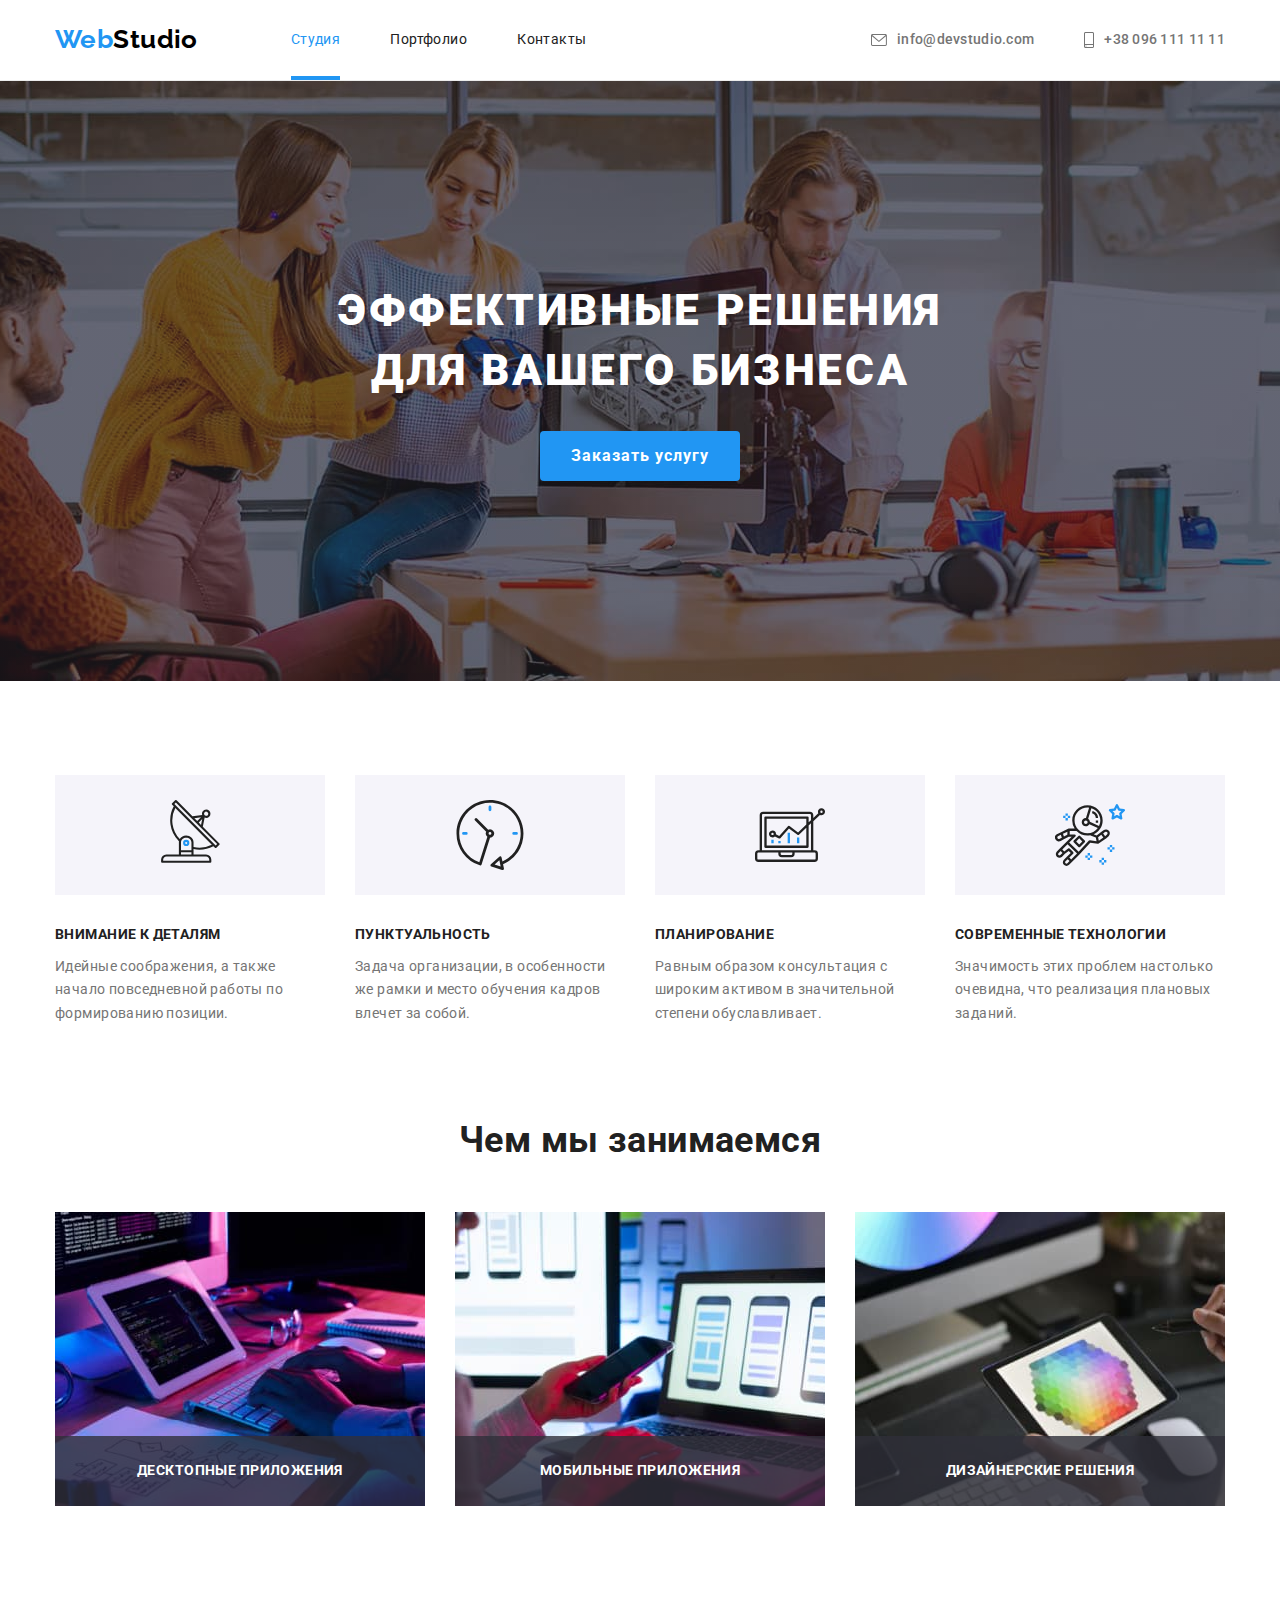
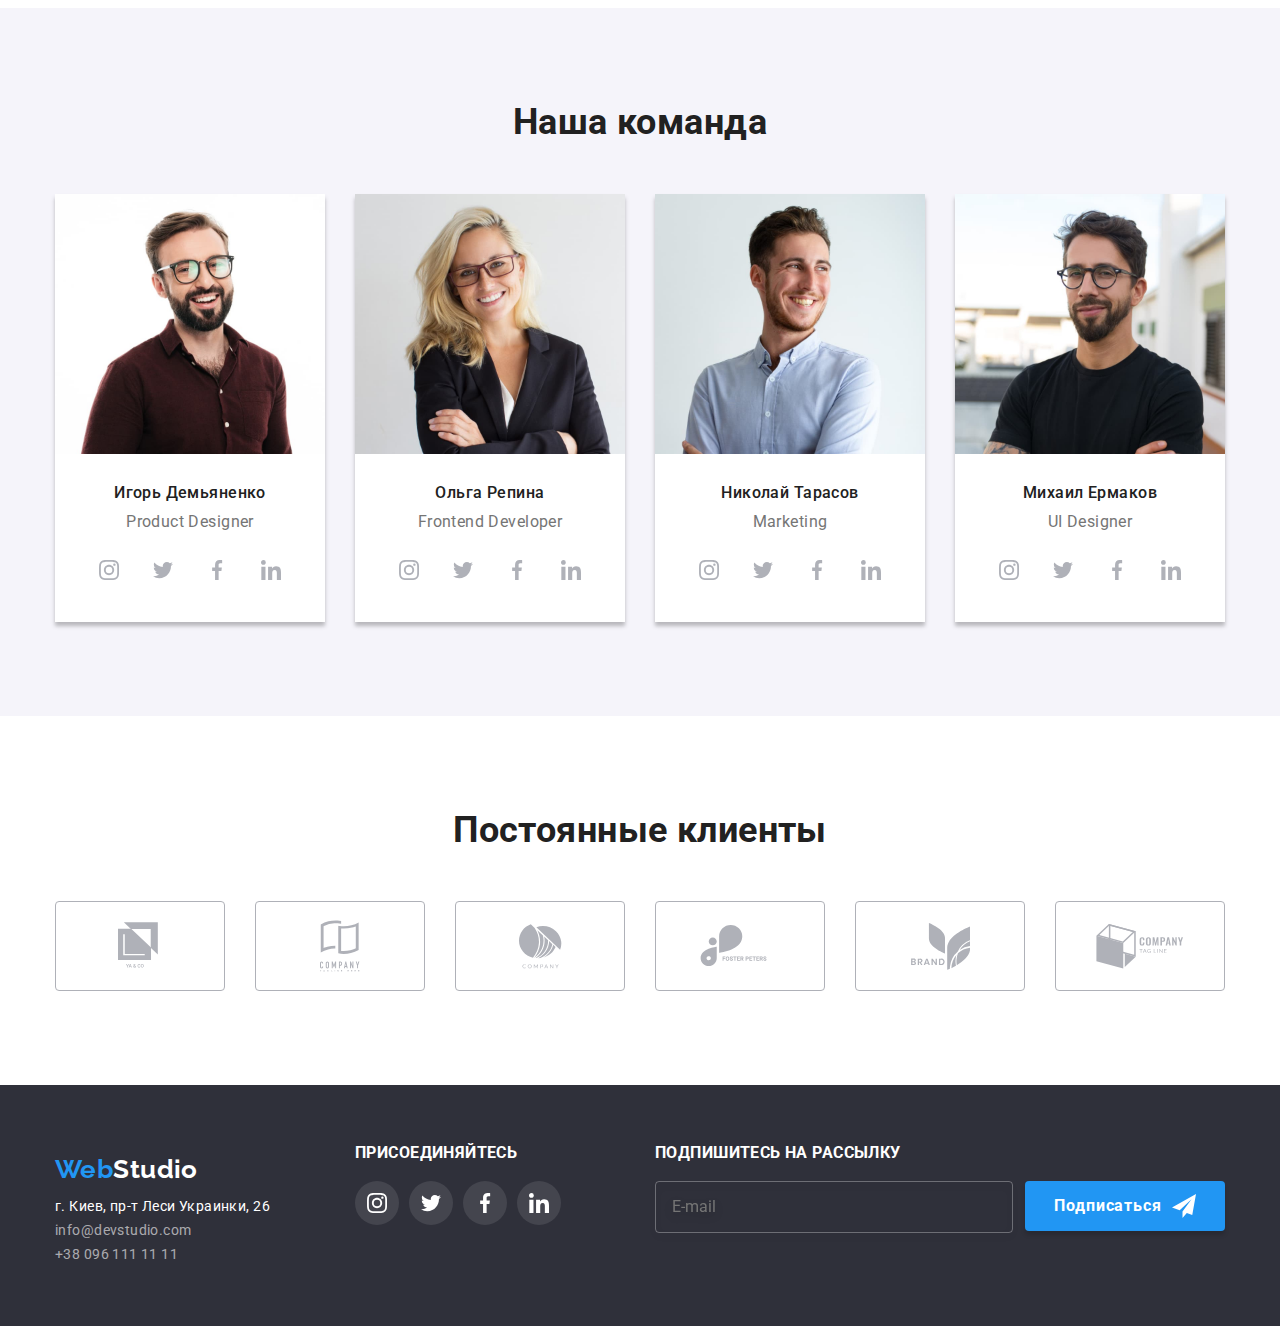
<file: index.html>
<!DOCTYPE html>
<html lang="ru">

<head>
    <meta charset="UTF-8">
    <meta http-equiv="X-UA-Compatible" content="IE=edge">
    <meta name="viewport" content="width=device-width, initial-scale=1.0">
    <title>Document</title>
    <link rel="stylesheet" href="https://cdnjs.cloudflare.com/ajax/libs/modern-normalize/0.2.0/modern-normalize.min.css" />
    <link rel="stylesheet" href="./css/main.min.css">
    <link rel="preconnect" href="https://fonts.gstatic.com">
    <link
        href="https://fonts.googleapis.com/css2?family=Oleo+Script&family=Raleway:wght@700&family=Roboto:wght@400;500;700&display=swap"
        rel="stylesheet">
</head>

<body>
    
    <header class="page-header">
        <div class="container">
            <nav class="navigation">
                <a class="link" href="./index.html">
                    <span class="logo-web">Web</span><span class="logo-studio">Studio</span>
                </a>

                <ul class="list navigation__list">
                    <li class="item navigation__item">
                        <a class="link navigation__link--current" href="./index.html">Студия</a>
                    </li>
                    <li class="item navigation__item">
                        <a class="link navigation__link" href="./portfolio.html">Портфолио</a>
                    </li>
                    <li class="item navigation__item">
                        <a class="link navigation__link" href="">Контакты</a>
                    </li>
                </ul>
            

                <ul class="list navigation-contacts__list">
                    <li class="item">
                        <a class="link navigation-contacts__link navigation__link" href="info@devstudio.com">
                            <svg class="navigation-contacts__icon navigation-contacts__icon--envelope">
                                <use href="./images/sprite.svg#icon-envelope"></use>
                            </svg>
                            info@devstudio.com
                        </a>
                    </li>
                    <li class="item">
                        <a class="link navigation-contacts__link navigation__link" href="tel:+380961111111">
                            <svg class="navigation-contacts__icon navigation-contacts__icon--smartphone">
                                <use href="./images/sprite.svg#icon-smartphone"></use>
                            </svg>
                            +38 096 111 11 11
                        </a>
                    </li>
                </ul>
            </nav>
        </div>
    </header>

    <main>

        <section class="main-title">
            <h1 class="main-title__text">Эффективные решения<br>для вашего бизнеса</h1>
            <button type="button" class="main-title__button" data-modal-open>Заказать услугу</button>
        </section>

        <section class="section">
            <div class="container">
                <h2 class="visually-hidden">Преимущества</h2>

                <ul class="list advantage__list">
                    <li class="advantage__boxes">
                        <svg class="advantage__icon">
                            <use href="./images/sprite.svg#icon-antenna"></use>
                        </svg>
                        <h3 class="advantage__title">Внимание к деталям</h3>
                        <p class="advantage__feature">Идейные соображения, а также начало повседневной работы по формированию позиции.</p>
                    </li>
                    <li class="advantage__boxes">
                        <svg class="advantage__icon">
                            <use href="./images/sprite.svg#icon-clock"></use>
                        </svg>
                        <h3 class="advantage__title">Пунктуальность</h3>
                        <p class="advantage__feature">Задача организации, в особенности же рамки и место обучения кадров влечет за собой.</p>
                    </li>
                    <li class="advantage__boxes">
                        <svg class="advantage__icon">
                            <use href="./images/sprite.svg#icon-diagram"></use>
                        </svg>
                        <h3 class="advantage__title">Планирование</h3>
                        <p class="advantage__feature">Равным образом консультация с широким активом в значительной степени обуславливает.</p>
                    </li>
                    <li class="advantage__boxes">
                        <svg class="advantage__icon">
                            <use href="./images/sprite.svg#icon-astronaut"></use>
                        </svg>
                        <h3 class="advantage__title">Современные технологии</h3>
                        <p class="advantage__feature">Значимость этих проблем настолько очевидна, что реализация плановых заданий.</p>
                    </li>
                </ul>
            </div>
        </section>

        <section class="section engage">
            <div class="container">
                <h2 class="title-section">Чем мы занимаемся</h2>
                <ul class="list engage__list">
                    <li class="advantage__boxes">
                        <a class="link engage__link" href="" target="_blank" rel="noopener noreferrer">
                            <img class="engage__img" src="./images/dev.jpg" alt="Разработка" width="370">
                            <div class="engage__textarea">
                                <p class="engage__text">Десктопные приложения</p>
                            </div>
                        </a>
                    </li>
                    <li class="advantage__boxes">
                        <a class="link engage__link" href="" target="_blank" rel="noopener noreferrer">
                            <img class="engage__img" src="./images/mobile_dev.jpg" alt="Разработка для мобильных устройств" width="370">
                            <div class="engage__textarea">
                                <p class="engage__text">Мобильные приложения</p>
                            </div>
                        </a>
                    </li>                    
                    <li class="advantage__boxes">
                        <a class="link engage__link" href="" target="_blank" rel="noopener noreferrer">
                            <img class="engage__img" src="./images/design.jpg" alt="Дизайн" width="370">
                            <div class="engage__textarea">
                                <p class="engage__text">Дизайнерские решения</p>
                            </div>
                        </a>
                    </li>
                </ul>
            </div>
        </section>

        <section class="section team">
            <div class="container">
                <h2 class="title-section">Наша команда</h2>            

                <ul class="list team__list">
                    <li class="team__card">
                        <img src="./images/photo1.jpg" alt="Игорь Демьяненко" width="270">
                        <h3 class="team__name">Игорь Демьяненко</h3>
                        <p class="team__profession" lang="en">Product Designer</p>
                        <ul class="list social__list">
                            <li class="social__item">
                                <a class="link social__link" href="" target="_blank" rel="noopener noreferrer">
                                    <svg class="social__icon">
                                        <use href="./images/sprite.svg#icon-instagram"></use>
                                    </svg>
                                </a>
                            </li>
                            <li class="social__item">
                                <a class="link social__link" href="" target="_blank" rel="noopener noreferrer">
                                    <svg class="social__icon">
                                        <use href="./images/sprite.svg#icon-twitter"></use>
                                    </svg>
                                </a>
                            </li>
                            <li class="social__item">
                                <a class="link social__link" href="" target="_blank" rel="noopener noreferrer">
                                    <svg class="social__icon">
                                        <use href="./images/sprite.svg#icon-facebook"></use>
                                    </svg>
                                </a>
                            </li>
                            <li class="social__item">
                                <a class="link social__link" href="" target="_blank" rel="noopener noreferrer">
                                    <svg class="social__icon">
                                        <use href="./images/sprite.svg#icon-linkedin"></use>
                                    </svg>
                                </a>
                            </li>
                        </ul>
                    </li>

                    <li class="team__card">
                        <img src="./images/photo2.jpg" alt="Ольга Репина" width="270">
                        <h3 class="team__name">Ольга Репина</h3>
                        <p class="team__profession" lang="en">Frontend Developer</p>
                        <ul class="list social__list">
                            <li class="social__item">
                                <a class="link social__link" href="" target="_blank" rel="noopener noreferrer">
                                    <svg class="social__icon">
                                        <use href="./images/sprite.svg#icon-instagram"></use>
                                    </svg>
                                </a>
                            </li>
                            <li class="social__item">
                                <a class="link social__link" href="" target="_blank" rel="noopener noreferrer">
                                    <svg class="social__icon">
                                        <use href="./images/sprite.svg#icon-twitter"></use>
                                    </svg>
                                </a>
                            </li>
                            <li class="social__item">
                                <a class="link social__link" href="" target="_blank" rel="noopener noreferrer">
                                    <svg class="social__icon">
                                        <use href="./images/sprite.svg#icon-facebook"></use>
                                    </svg>
                                </a>
                            </li>
                            <li class="social__item">
                                <a class="link social__link" href="" target="_blank" rel="noopener noreferrer">
                                    <svg class="social__icon">
                                        <use href="./images/sprite.svg#icon-linkedin"></use>
                                    </svg>
                                </a>
                            </li>
                        </ul>
                    </li>

                    <li class="team__card">
                        <img src="./images/photo3.jpg" alt="Николай Тарасов" width="270">
                        <h3 class="team__name">Николай Тарасов</h3>
                        <p class="team__profession" lang="en">Marketing</p>
                        <ul class="list social__list">
                            <li class="social__item">
                                <a class="link social__link" href="" target="_blank" rel="noopener noreferrer">
                                    <svg class="social__icon">
                                        <use href="./images/sprite.svg#icon-instagram"></use>
                                    </svg>
                                </a>
                            </li>
                            <li class="social__item">
                                <a class="link social__link" href="" target="_blank" rel="noopener noreferrer">
                                    <svg class="social__icon">
                                        <use href="./images/sprite.svg#icon-twitter"></use>
                                    </svg>
                                </a>
                            </li>
                            <li class="social__item">
                                <a class="link social__link" href="" target="_blank" rel="noopener noreferrer">
                                    <svg class="social__icon">
                                        <use href="./images/sprite.svg#icon-facebook"></use>
                                    </svg>
                                </a>
                            </li>
                            <li class="social__item">
                                <a class="link social__link" href="" target="_blank" rel="noopener noreferrer">
                                    <svg class="social__icon">
                                        <use href="./images/sprite.svg#icon-linkedin"></use>
                                    </svg>
                                </a>
                            </li>
                        </ul>
                    </li>

                    <li class="team__card">
                        <img src="./images/photo4.jpg" alt="Михаил Ермаков" width="270">
                        <h3 class="team__name">Михаил Ермаков</h3>
                        <p class="team__profession" lang="en">UI Designer</p>
                        <ul class="list social__list">
                            <li class="social__item">
                                <a class="link social__link" href="" target="_blank" rel="noopener noreferrer">
                                    <svg class="social__icon">
                                        <use href="./images/sprite.svg#icon-instagram"></use>
                                    </svg>
                                </a>
                            </li>
                            <li class="social__item">
                                <a class="link social__link" href="" target="_blank" rel="noopener noreferrer">
                                    <svg class="social__icon">
                                        <use href="./images/sprite.svg#icon-twitter"></use>
                                    </svg>
                                </a>
                            </li>
                            <li class="social__item">
                                <a class="link social__link" href="" target="_blank" rel="noopener noreferrer">
                                    <svg class="social__icon">
                                        <use href="./images/sprite.svg#icon-facebook"></use>
                                    </svg>
                                </a>
                            </li>
                            <li class="social__item">
                                <a class="link social__link" href="" target="_blank" rel="noopener noreferrer">
                                    <svg class="social__icon">
                                        <use href="./images/sprite.svg#icon-linkedin"></use>
                                    </svg>
                                </a>
                            </li>
                        </ul>
                    </li>
                </ul>
            </div>
        </section>
        <section class="section clients">
            <div class="container">
                <h2 class="title-section">Постоянные клиенты</h2>
                <ul class="list clients__list">
                    <li class="clients__item">
                        <a class="link clients__link" href="" target="_blank" rel="noopener noreferrer">
                            <svg class="clients__logo" height="49px" width="44px">
                                <use href="./images/sprite.svg#icon-logo-1"></use>
                            </svg>
                        </a>
                    </li>
                    <li class="clients__item">
                        <a class="link clients__link" href="" target="_blank" rel="noopener noreferrer">
                            <svg class="clients__logo" height="52px" width="40px">
                                <use href="./images/sprite.svg#icon-logo-2"></use>
                            </svg>
                        </a>
                    </li>
                    <li class="clients__item">
                        <a class="link clients__link" href="" target="_blank" rel="noopener noreferrer">
                            <svg class="clients__logo" height="47px" width="43px">
                                <use href="./images/sprite.svg#icon-logo-3"></use>
                            </svg>
                        </a>
                    </li>
                    <li class="clients__item">
                        <a class="link clients__link" href="" target="_blank" rel="noopener noreferrer">
                            <svg class="clients__logo" height="42px" width="80px">
                                <use href="./images/sprite.svg#icon-logo-4"></use>
                            </svg>
                        </a>
                    </li>
                    <li class="clients__item">
                        <a class="link clients__link" href="" target="_blank" rel="noopener noreferrer">
                            <svg class="clients__logo" height="47px" width="59px">
                                <use href="./images/sprite.svg#icon-logo-5"></use>
                            </svg>
                        </a>
                    </li>
                    <li class="clients__item">
                        <a class="link clients__link" href="" target="_blank" rel="noopener noreferrer">
                            <svg class="clients__logo" height="45px" width="88px">
                                <use href="./images/sprite.svg#icon-logo-6"></use>
                            </svg>
                        </a>
                    </li>
                </ul>
            </div>
        </section>
    </main>

    <footer class="footer">
        <div class="container footer--container">
            <div class="footer--column">
                <a class="link footer__logo" href="./index.html">
                    <span class="logo-web">Web</span><span class="logo-studio--footer">Studio</span>
                </a>
            
                <address class="address">
                    <p>г. Киев, пр-т Леси Украинки, 26</p>
                    <ul class="list">
                        <li><a class="link footer__contacts" href="info@devstudio.com">info@devstudio.com</a></li>
                        <li><a class="link footer__contacts" href="tel:+380961111111">+38 096 111 11 11</a></li>
                    </ul>
                </address>
            </div>
            <div class="footer--column">
                <h3 class="footer__title">Присоединяйтесь</h3>
                <ul class="list social__list footer-social__list">
                    <li class="social__item">
                        <a class="link social__link footer-social__link" href="" target="_blank" rel="noopener noreferrer">
                            <svg class="social__icon footer-social__icon">
                                <use href="./images/sprite.svg#icon-instagram"></use>
                            </svg>
                        </a>
                    </li>
                    <li class="social__item">
                        <a class="link social__link footer-social__link" href="" target="_blank" rel="noopener noreferrer">
                            <svg class="social__icon footer-social__icon">
                                <use href="./images/sprite.svg#icon-twitter"></use>
                            </svg>
                        </a>
                    </li>
                    <li class="social__item">
                        <a class="link social__link footer-social__link" href="" target="_blank" rel="noopener noreferrer">
                            <svg class="social__icon footer-social__icon">
                                <use href="./images/sprite.svg#icon-facebook"></use>
                            </svg>
                        </a>
                    </li>
                    <li class="social__item">
                        <a class="link social__link footer-social__link" href="" target="_blank" rel="noopener noreferrer">
                            <svg class="social__icon footer-social__icon">
                                <use href="./images/sprite.svg#icon-linkedin"></use>
                            </svg>
                        </a>
                    </li>
                </ul>
            </div>
            <div class="footer--column">
                <h3 class="footer__title">Подпишитесь на рассылку</h3>
                <div class="signup">    
                    <form class="js-speaker-form signup__form" name="signup_form" autocomplete="on" novalidate>
                        <input id="email-signup" class="signup__email" type="email" name="email" placeholder="E-mail" />  
                        <button class="signup__button" type="submit">
                            Подписаться
                            <svg class="signup__icon">
                                <use href="./images/sprite.svg#icon-telegram"></use>
                            </svg>
                        </button>
                    </form>
                </div>
            </div>
        </div>
    </footer>
    <div class="backdrop is-hidden" data-modal>
        <div class="modal">
            <button type="button" class="modal__button--close" data-modal-close>
                <svg class="modal__icon--close">
                    <use href="./images/sprite.svg#icon-close"></use>
                </svg>
            </button>
            <h2 class="modal__title">Оставьте свои данные, мы вам перезвоним</h2>
            <form class="js-speaker-form modal__form" name="modal_form" autocomplete="on" novalidate>
                <ul class="list">
                    <li class="modal__form-field">
                        <label class="modal__label" for="name-modal">Имя</label>
                        <input class="modal__input" type="text" name="name-modal" id="name-modal" />
                        <svg class="modal__icon" height="12px" width="12px">
                            <use href="./images/sprite.svg#icon-name"></use>
                        </svg>
                    </li>
                    <li class="modal__form-field">
                        <label class="modal__label" for="tel-modal">Телефон</label>
                        <input class="modal__input" type="tel" name="tel-modal" id="tel-modal" />
                        <svg class="modal__icon" height="13px" width="13px">
                            <use href="./images/sprite.svg#icon-phone"></use>
                        </svg>
                    </li>
                    <li class="modal__form-field">
                        <label class="modal__label" for="email-modal">Почта</label>
                        <input class="modal__input email-modal" type="email" name="email-modal" id="email-modal" />
                        <svg class="modal__icon" height="12px" width="15px">
                            <use href="./images/sprite.svg#icon-mail"></use>
                        </svg>
                    </li>
                    <li class="modal__form-field">
                        <label class="modal__label" for="comment-modal">Комментарий</label>
                        <textarea class="modal__input textarea-modal" name="comment-modal" id="comment-modal" rows="6" placeholder="Введите текст"></textarea>
                    </li>
                </ul>
                <div class="modal__chekbox">
                    <label for="policy-modal-checkbox" class="modal__policy">
                        <input class="modal__policy--input" type="checkbox" name="policy-modal-checkbox" id="policy-modal-checkbox" />
                        <span class="modal__policy--icon"></span>
                        <span class="policy-modal-text">Соглашаюсь с рассылкой и принимаю</span>
                        <a href="" class="modal__policy--link">Условия договора</a>
                    </label>
                </div>
                <button class="modal__button--submit" type="submit">Отправить</button>
            </form>
        </div>
    </div>
    <script src="./js/script.js"></script>
    <script>
        (() => {
                document.querySelector('.js-speaker-form').addEventListener('submit', e => {
                    e.preventDefault();
                    new FormData(e.currentTarget).forEach((value, name) =>
                        console.log(`${name}: ${value}`),
                    );
                });
            })();
    </script>
</body>
</html>
</file>
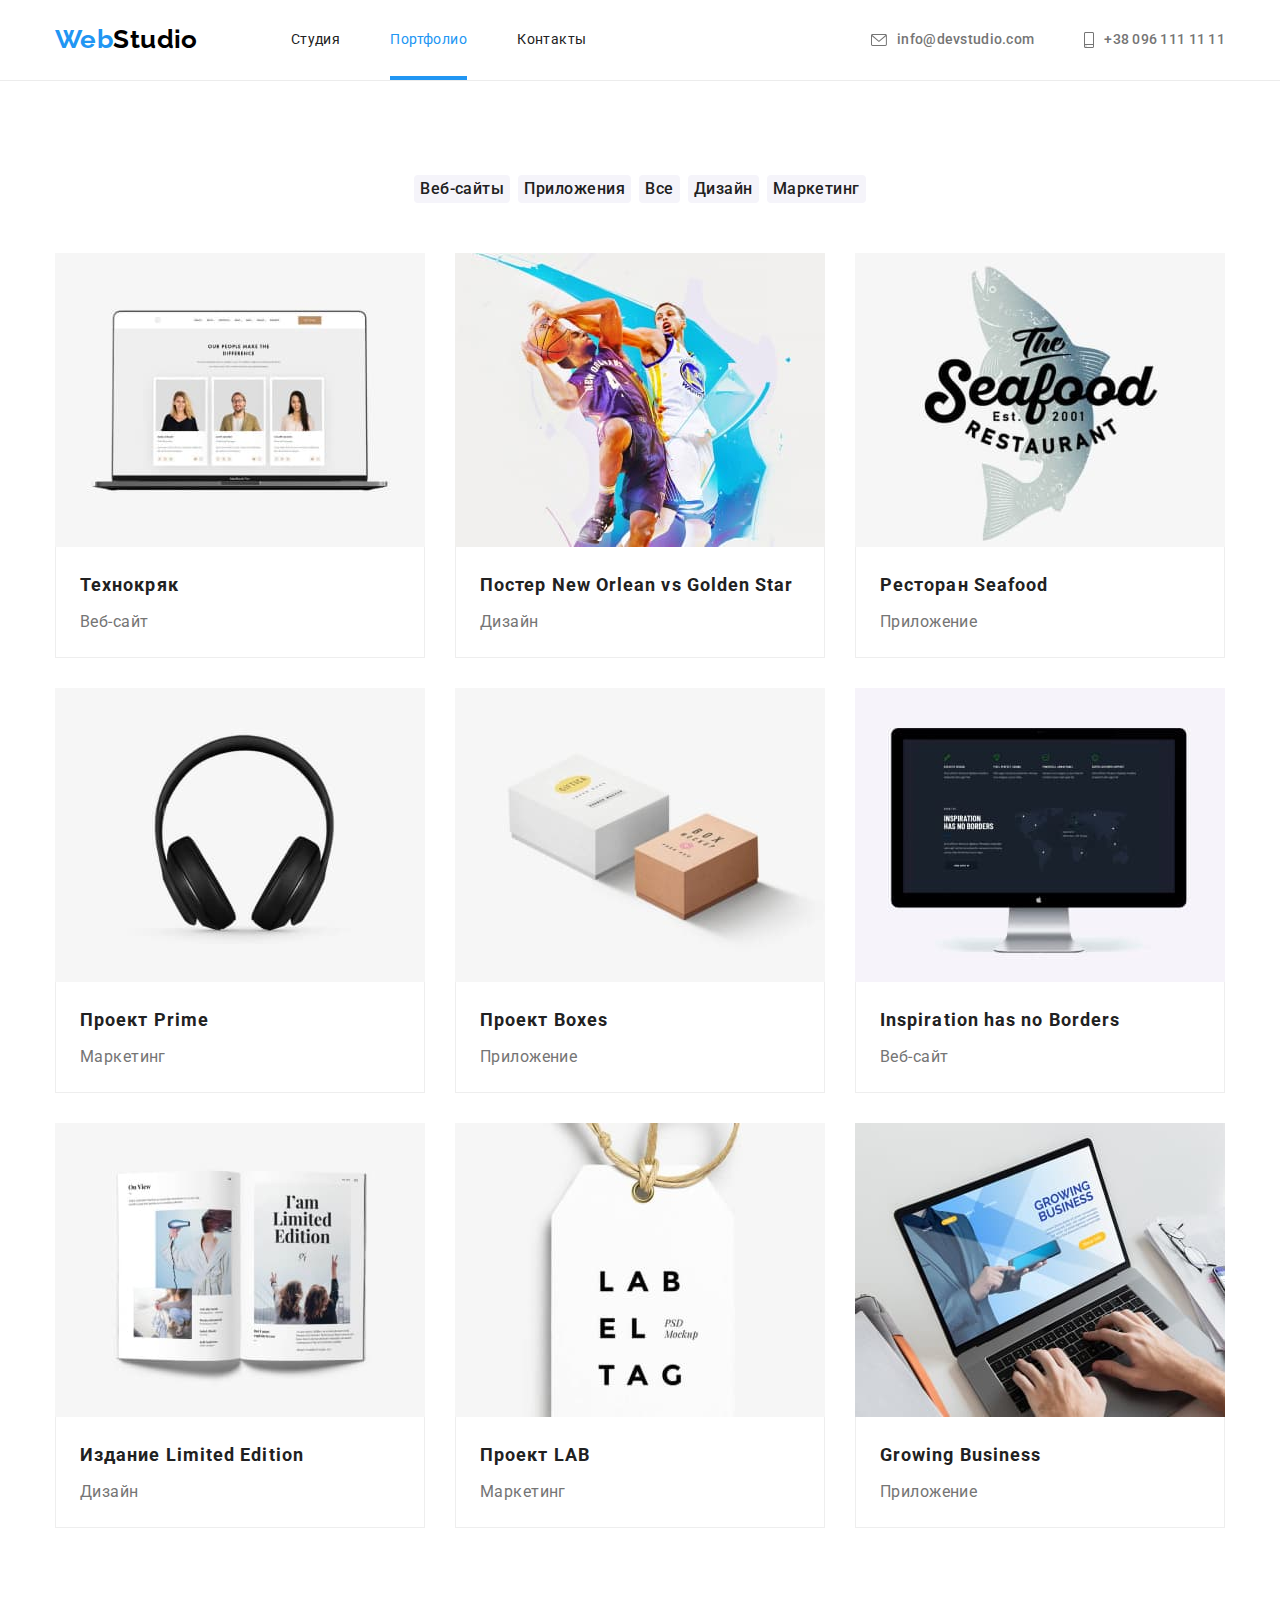
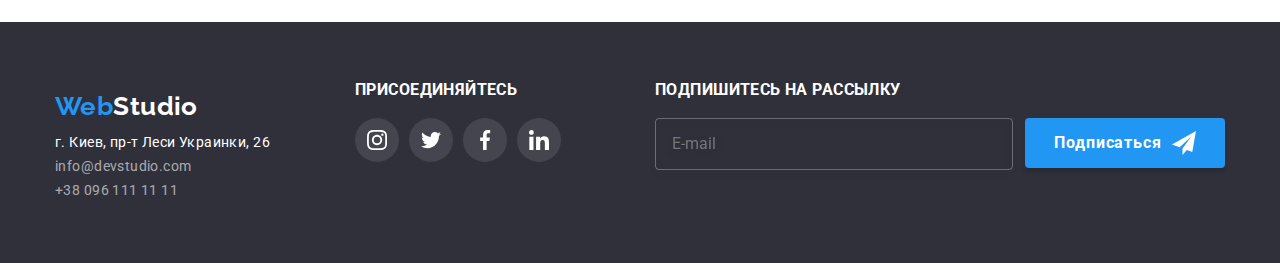
<file: portfolio.html>
<!DOCTYPE html>
<html lang="ru">

<head>
    <meta charset="UTF-8">
    <meta http-equiv="X-UA-Compatible" content="IE=edge">
    <meta name="viewport" content="width=device-width, initial-scale=1.0">
    <title>Document</title>
    <link rel="stylesheet" href="https://cdnjs.cloudflare.com/ajax/libs/modern-normalize/0.2.0/modern-normalize.min.css" />
    <link rel="stylesheet" href="./css/main.min.css">
    <link rel="preconnect" href="https://fonts.gstatic.com">
    <link
        href="https://fonts.googleapis.com/css2?family=Oleo+Script&family=Raleway:wght@700&family=Roboto:wght@400;500;700&display=swap"
        rel="stylesheet">
</head>

<body>
    <header class="page-header">
        <div class="container">
            <nav class="navigation">
                <a class="link" href="./index.html">
                    <span class="logo-web">Web</span><span class="logo-studio">Studio</span>
                </a>
    
                <ul class="list navigation__list">
                    <li class="item navigation__item">
                        <a class="link navigation__link" href="./index.html">Студия</a>
                    </li>
                    <li class="item navigation__item">
                        <a class="link navigation__link--current" href="./portfolio.html">Портфолио</a>
                    </li>
                    <li class="item navigation__item">
                        <a class="link navigation__link" href="">Контакты</a>
                    </li>
                </ul>
    
    
                <ul class="list navigation-contacts__list">
                    <li class="item">
                        <a class="link navigation-contacts__link navigation__link" href="info@devstudio.com">
                            <svg class="navigation-contacts__icon navigation-contacts__icon--envelope">
                                <use href="./images/sprite.svg#icon-envelope"></use>
                            </svg>
                            info@devstudio.com
                        </a>
                    </li>
                    <li class="item">
                        <a class="link navigation-contacts__link navigation__link" href="tel:+380961111111">
                            <svg class="navigation-contacts__icon navigation-contacts__icon--smartphone">
                                <use href="./images/sprite.svg#icon-smartphone"></use>
                            </svg>
                            +38 096 111 11 11
                        </a>
                    </li>
                </ul>
            </nav>
        </div>
    </header>


    <main>
        <h1 class="visually-hidden">Портфолио</h1>
        <section class="section">
            <h2 class="visually-hidden">Фильтр</h2>
            <div class="container">
                <ul class="list filter-list">
                    <li class="filter__boxes">
                        <button type="button" class="filter__button">Веб-сайты</button>
                    </li>
                    <li class="filter__boxes">
                        <button type="button" class="filter__button">Приложения</button>
                    </li>
                    <li class="filter__boxes">
                        <button type="button" class="filter__button">Все</button>
                    </li>
                    <li class="filter__boxes">
                        <button type="button" class="filter__button">Дизайн</button>
                    </li>
                    <li class="filter__boxes">
                        <button type="button" class="filter__button">Маркетинг</button>
                    </li>
                </ul>
                <h2 class="visually-hidden">Возможности</h2>
                <ul class="list portfolio">
                    <li class="portfolio__card">
                        <a class="link portfolio__link" href="" target="_blank" rel="noopener noreferrer">
                            <div class="portfolio__img">
                                <img src="./images/portfolio/techno.jpg" alt="Технокряк" width="370">
                                <div class="portfolio__overlay">
                                    <p class="portfolio__text">Технокряк это современная площадка распространения коронавируса. Компании используют эту платформу для цифрового
                                    шпионажа и атак на защищённые сервера конкурентов.</p>                              
                                </div>
                            </div>
                            <div class="portfolio--border">
                                <h3 class="portfolio__title">Технокряк</h3>
                                <p class="portfolio__description">Веб-сайт</p>
                            </div>
                        </a>
                    </li>
                    <li class="portfolio__card">
                        <a class="link portfolio__link" href="" target="_blank" rel="noopener noreferrer">
                            <div class="portfolio__img">
                                <img src="./images/portfolio/poster.jpg" alt="Постер" width="370">                            
                                <div class="portfolio__overlay">
                                    <p class="portfolio__text">Технокряк это современная площадка распространения коронавируса. Компании используют эту платформу для цифрового
                                    шпионажа и атак на защищённые сервера конкурентов.</p>                              
                                </div>
                            </div>
                            <div class="portfolio--border">
                                <h3 class="portfolio__title">Постер New Orlean vs Golden Star</h3>
                                <p class="portfolio__description">Дизайн</p>
                            </div>
                        </a>
                    </li>
                    <li class="portfolio__card">
                        <a class="link portfolio__link" href="" target="_blank" rel="noopener noreferrer">
                            <div class="portfolio__img">
                                <img src="./images/portfolio/restaurant.jpg" alt="Ресторан" width="370">                            
                                <div class="portfolio__overlay">
                                    <p class="portfolio__text">Технокряк это современная площадка распространения коронавируса. Компании используют эту платформу для цифрового
                                    шпионажа и атак на защищённые сервера конкурентов.</p>                              
                                </div>
                            </div>
                            <div class="portfolio--border">
                                <h3 class="portfolio__title">Ресторан Seafood</h3>
                                <p class="portfolio__description">Приложение</p>
                            </div>  
                        </a>
                    </li>
                    <li class="portfolio__card">
                        <a class="link portfolio__link" href="" target="_blank" rel="noopener noreferrer">
                            <div class="portfolio__img">
                                <img src="./images/portfolio/prime.jpg" alt="Проект" width="370">                            
                                <div class="portfolio__overlay">
                                    <p class="portfolio__text">Технокряк это современная площадка распространения коронавируса. Компании используют эту платформу для цифрового
                                    шпионажа и атак на защищённые сервера конкурентов.</p>                              
                                </div>
                            </div>
                            <div class="portfolio--border">
                                <h3 class="portfolio__title">Проект Prime</h3>
                                <p class="portfolio__description">Маркетинг</p>
                            </div>
                        </a>
                    </li>
                    <li class="portfolio__card">
                        <a class="link portfolio__link" href="" target="_blank" rel="noopener noreferrer">
                            <div class="portfolio__img">
                                <img src="./images/portfolio/boxes.jpg" alt="Проект" width="370">                            
                                <div class="portfolio__overlay">
                                    <p class="portfolio__text">Технокряк это современная площадка распространения коронавируса. Компании используют эту платформу для цифрового
                                    шпионажа и атак на защищённые сервера конкурентов.</p>                              
                                </div>
                            </div>
                            <div class="portfolio--border">
                                <h3 class="portfolio__title">Проект Boxes</h3>
                                <p class="portfolio__description">Приложение</p>
                            </div>
                        </a>
                    </li>
                    <li class="portfolio__card">
                        <a class="link portfolio__link" href="" target="_blank" rel="noopener noreferrer">
                            <div class="portfolio__img">
                                <img src="./images/portfolio/inspiration.jpg" alt="Веб-сайт" width="370">                            
                                <div class="portfolio__overlay">
                                    <p class="portfolio__text">Технокряк это современная площадка распространения коронавируса. Компании используют эту платформу для цифрового
                                    шпионажа и атак на защищённые сервера конкурентов.</p>                              
                                </div>
                            </div>
                            <div class="portfolio--border">
                                <h3 class="portfolio__title">Inspiration has no Borders</h3>
                                <p class="portfolio__description">Веб-сайт</p>
                            </div>
                        </a>
                    </li>
                    <li class="portfolio__card">
                        <a class="link portfolio__link" href="" target="_blank" rel="noopener noreferrer">
                            <div class="portfolio__img">
                                <img src="./images/portfolio/limited.jpg" alt="Издание" width="370">                            
                                <div class="portfolio__overlay">
                                    <p class="portfolio__text">Технокряк это современная площадка распространения коронавируса. Компании используют эту платформу для цифрового
                                    шпионажа и атак на защищённые сервера конкурентов.</p>                              
                                </div>
                            </div>
                            <div class="portfolio--border">
                                <h3 class="portfolio__title">Издание Limited Edition</h3>
                                <p class="portfolio__description">Дизайн</p>
                            </div>
                        </a>
                    </li>
                    <li class="portfolio__card">
                        <a class="link portfolio__link" href="" target="_blank" rel="noopener noreferrer">
                            <div class="portfolio__img">
                                <img src="./images/portfolio/lab.jpg" alt="Проект" width="370">                            
                                <div class="portfolio__overlay">
                                    <p class="portfolio__text">Технокряк это современная площадка распространения коронавируса. Компании используют эту платформу для цифрового
                                    шпионажа и атак на защищённые сервера конкурентов.</p>                              
                                </div>
                            </div>
                            <div class="portfolio--border">
                                <h3 class="portfolio__title">Проект LAB</h3>
                                <p class="portfolio__description">Маркетинг</p>
                            </div>
                        </a>
                    </li>
                    <li class="portfolio__card">
                        <a class="link portfolio__link" href="" target="_blank" rel="noopener noreferrer">
                            <div class="portfolio__img">
                                <img src="./images/portfolio/growing.jpg" alt="Перспективный бизнес" width="370">                           
                                <div class="portfolio__overlay">
                                    <p class="portfolio__text">Технокряк это современная площадка распространения коронавируса. Компании используют эту платформу для цифрового
                                    шпионажа и атак на защищённые сервера конкурентов.</p>                              
                                </div>
                            </div>
                                <div class="portfolio--border">
                                <h3 class="portfolio__title">Growing Business</h3>
                                <p class="portfolio__description">Приложение</p>
                            </div>
                        </a>
                    </li>
                </ul>
            </div>  
        </section>
    </main>

    <footer class="footer">
        <div class="container footer--container">
            <div class="footer--column">
                <a class="link footer__logo" href="./index.html">
                    <span class="logo-web">Web</span><span class="logo-studio--footer">Studio</span>
                </a>
    
                <address class="address">
                    <p>г. Киев, пр-т Леси Украинки, 26</p>
                    <ul class="list">
                        <li><a class="link footer__contacts" href="info@devstudio.com">info@devstudio.com</a></li>
                        <li><a class="link footer__contacts" href="tel:+380961111111">+38 096 111 11 11</a></li>
                    </ul>
                </address>
            </div>
            <div class="footer--column">
                <h3 class="footer__title">Присоединяйтесь</h3>
                <ul class="list social__list footer-social__list">
                    <li class="social__item">
                        <a class="link social__link footer-social__link" href="" target="_blank" rel="noopener noreferrer">
                            <svg class="social__icon footer-social__icon">
                                <use href="./images/sprite.svg#icon-instagram"></use>
                            </svg>
                        </a>
                    </li>
                    <li class="social__item">
                        <a class="link social__link footer-social__link" href="" target="_blank" rel="noopener noreferrer">
                            <svg class="social__icon footer-social__icon">
                                <use href="./images/sprite.svg#icon-twitter"></use>
                            </svg>
                        </a>
                    </li>
                    <li class="social__item">
                        <a class="link social__link footer-social__link" href="" target="_blank" rel="noopener noreferrer">
                            <svg class="social__icon footer-social__icon">
                                <use href="./images/sprite.svg#icon-facebook"></use>
                            </svg>
                        </a>
                    </li>
                    <li class="social__item">
                        <a class="link social__link footer-social__link" href="" target="_blank" rel="noopener noreferrer">
                            <svg class="social__icon footer-social__icon">
                                <use href="./images/sprite.svg#icon-linkedin"></use>
                            </svg>
                        </a>
                    </li>
                </ul>
            </div>
            <div class="footer--column">
                <h3 class="footer__title">Подпишитесь на рассылку</h3>
                <div class="signup">
                    <form class="js-speaker-form signup__form" name="signup_form" autocomplete="on" novalidate>
                        <input id="email-signup" class="signup__email" type="email" name="email" placeholder="E-mail" />
                        <button class="signup__button" type="submit">
                            Подписаться
                            <svg class="signup__icon">
                                <use href="./images/sprite.svg#icon-telegram"></use>
                            </svg>
                        </button>
                    </form>
                </div>
            </div>
        </div>
    </footer>
</body>

</html>
</file>
<file: css/main.min.css>
/*! modern-normalize | MIT License | https://github.com/sindresorhus/modern-normalize */html{box-sizing:border-box}*,::after,::before{box-sizing:inherit}html{line-height:1.15}body{margin:0}h1{font-size:2em;margin:.67em 0}hr{box-sizing:content-box;height:0}pre{font-family:monospace,monospace;font-size:1em}a{-webkit-text-decoration-skip:objects}abbr[title]{text-decoration:underline dotted}b,strong{font-weight:bolder}code,kbd,samp{font-family:monospace,monospace;font-size:1em}small{font-size:80%}sub,sup{font-size:75%;line-height:0;position:relative;vertical-align:baseline}sub{bottom:-.25em}sup{top:-.5em}button,input,optgroup,select,textarea{font-family:inherit;font-size:100%;line-height:1.15;margin:0}button,select{text-transform:none}[type=reset],[type=submit],button{-webkit-appearance:button}[type=button]::-moz-focus-inner,[type=reset]::-moz-focus-inner,[type=submit]::-moz-focus-inner,button::-moz-focus-inner{border-style:none;padding:0}[type=button]:-moz-focusring,[type=reset]:-moz-focusring,[type=submit]:-moz-focusring,button:-moz-focusring{outline:1px dotted ButtonText}fieldset{padding:.35em .75em .625em}legend{padding:0}progress{vertical-align:baseline}[type=number]::-webkit-inner-spin-button,[type=number]::-webkit-outer-spin-button{height:auto}[type=search]{-webkit-appearance:textfield;outline-offset:-2px}[type=search]::-webkit-search-cancel-button,[type=search]::-webkit-search-decoration{-webkit-appearance:none}::-webkit-file-upload-button{-webkit-appearance:button;font:inherit}details{display:block}summary{display:list-item}:root{--main-text-color: #212121;--second-text-color: #757575;--dark-bg-text-color: #ffffff;--accent-color: #2196f3;--dark-bg-color: #2f303a;--second-bg-color: #f5f4fa;--title-font: "Roboto", sans-serif;--timing-function: cubic-bezier(0.4, 0, 0.2, 1);--animation: 250ms}body{font-family:Roboto;font-style:normal;font-weight:normal;font-size:14px;line-height:1.71;letter-spacing:0.03em;color:var(--main-text-color);background-color:#ffffff}.visually-hidden{position:absolute !important;clip:rect(1px 1px 1px 1px);clip:rect(1px, 1px, 1px, 1px);padding:0 !important;border:0 !important;height:1px !important;width:1px !important;overflow:hidden}h1,h2,h3,h4,h5,h6,p,ul{margin-top:0;margin-bottom:0}*,*::before,*::after{box-sizing:border-box}.page-header>.container{margin-top:0px}.section{padding:94px 0px}.footer--container{display:flex;padding-bottom:60px;padding-top:60px}.engage{padding-top:0px}.link{text-decoration:none;color:inherit}address{font-style:normal}.list{list-style:none;padding-left:0px}textarea{resize:none}.container{width:1200px;padding-left:15px;padding-right:15px;margin-left:auto;margin-right:auto}.page-header{border-bottom:1px solid #ececec}.logo-studio--footer{font-family:Raleway;font-weight:bold;font-size:26px;line-height:1.9;color:#ffffff}.footer__logo{line-height:1.9;margin-bottom:20px}.logo-web{font-family:Raleway;font-weight:bold;font-size:26px;line-height:1.9;color:var(--accent-color)}.logo-studio{font-family:Raleway;font-weight:bold;font-size:26px;line-height:1.9;color:#000000}.title-section{font-weight:bold;font-size:36px;line-height:1.16;text-align:center;margin-bottom:50px}.main-title{display:flex;flex-direction:column;align-items:center;justify-content:center;background-color:var(--dark-bg-color);height:600px;max-width:1600px;margin-left:auto;margin-right:auto;background-image:linear-gradient(to right, rgba(47,48,58,0.4), rgba(47,48,58,0.4)),url("../images/people.jpg");background-size:cover;background-repeat:no-repeat;background-position:center}.main-title__text{font-weight:900;font-size:44px;line-height:1.36;text-align:center;letter-spacing:0.06em;text-transform:uppercase;color:#ffffff;margin-bottom:30px}.main-title__button{font-weight:bold;font-size:16px;line-height:1.87;display:flex;align-items:center;justify-content:center;letter-spacing:0.06em;color:#ffffff;background-color:var(--accent-color);cursor:pointer;border:0px;border-radius:4px;width:200px;height:50px}.social__list{display:inline-flex;margin:16px 31.5px 30px 31.5px;position:relative}.social__link{display:flex;align-items:center;justify-content:center;height:44px;width:44px;border-radius:50%;transition:background-color var(--animation) var(--timing-function)}.social__item+.social__item{margin-left:10px}.social__icon{height:20px;width:20px;fill:#afb1b8;position:absolute;transition:var(--animation) var(--timing-function)}.social__link:hover,.social__link:focus{background-color:var(--accent-color);transform:scale(1, 1)}.social__link:hover .social__icon,.social__link:focus .social__icon{fill:#ffffff}.address{color:var(--dark-bg-text-color);display:flex;flex-direction:column}.signup{margin-top:20px;width:570px}.signup__form{display:flex}.signup__button{font-weight:bold;font-size:16px;line-height:1.87;display:flex;align-items:center;text-align:center;justify-content:center;letter-spacing:0.06em;color:#ffffff;width:200px;height:50px;margin-left:12px;background:var(--accent-color);box-shadow:0px 4px 4px rgba(0,0,0,0.15);border-radius:4px;border:none;cursor:pointer}.signup__email{font-size:16px;line-height:1.25;width:358px;border:1px solid rgba(255,255,255,0.3);background-color:inherit;color:rgba(255,255,255,0.6);padding:15px 16px;filter:drop-shadow(0px 4px 4px rgba(0,0,0,0.15));border-radius:4px;box-sizing:inherit;outline:none}.signup__icon{width:24px;height:24px;background-size:contain;fill:#ffffff;margin-left:10px}.backdrop{position:fixed;background-color:rgba(0,0,0,0.2);top:0;left:0;width:100%;height:100%;opacity:1;transition:opacity 500ms ease-out 100ms;z-index:4}.backdrop.is-hidden{opacity:0;visibility:hidden;pointer-events:none}.modal{position:absolute;top:50%;left:50%;transform:translate(-50%, -50%);width:100%;max-width:528px;min-height:581px;background-color:#ffffff;border-radius:4px;z-index:5;transition:var(--animation) var(--timing-function)}.modal__button--close{display:flex;justify-content:center;align-items:center;position:absolute;right:8px;width:30px;height:30px;border-radius:50%;border:1px solid rgba(0,0,0,0.1);background-color:#ffffff}.modal__button--close:hover,.modal__button--close:focus{fill:var(--accent-color);cursor:pointer}.modal__icon--close{width:11px;height:11px}.modal__form{margin:10px 40px 0px 40px}.modal__form-field{display:flex;flex-direction:column}.modal__form-field+.modal__form-field{margin-top:8px}.modal__input{border:1px solid rgba(33,33,33,0.2);box-sizing:border-box;border-radius:4px;height:40px;padding-left:42px;outline:none;position:relative;cursor:pointer;letter-spacing:0.01em;transition:var(--animation) var(--timing-function)}.modal__input:focus,.modal__input:hover{border-color:var(--accent-color)}.modal__form-field:focus-within .modal__icon,.modal__form-field:hover .modal__icon{fill:var(--accent-color)}.modal__label{color:var(--second-text-color);letter-spacing:0.01em;font-size:12px}.textarea-modal{padding:12px 16px;height:120px}.modal__title{margin-top:32px;font-weight:bold;font-size:20px;line-height:1.15;text-align:center}.modal__chekbox{position:relative;text-align:center;margin-bottom:30px;margin-top:20px}.modal__form{position:relative}.modal__button--submit{font-weight:bold;font-size:16px;line-height:1.87;display:flex;align-items:center;text-align:center;justify-content:center;letter-spacing:0.06em;color:#ffffff;width:200px;height:50px;margin-left:124px;background:var(--accent-color);box-shadow:0px 4px 4px rgba(0,0,0,0.15);border-radius:4px;border:none;cursor:pointer;position:absolute}.modal__form>.modal__button--submit{align-items:center}.modal__icon{position:absolute;margin-top:43px;margin-left:14px;transform:translateY(-50%);transition:var(--animation) var(--timing-function)}.modal__policy--text{color:var(--second-text-color)}.modal__policy{display:inline-block}.link-policy-modal{color:var(--accent-color)}.modal__policy--input{-webkit-appearance:none;-moz-appearance:none;appearance:none}.modal__policy--icon{display:inline-block;background-image:url(../images/check.svg);background-size:contain;height:15px;width:16px;border-radius:2px;border:2px solid var(--main-text-color);transition:var(--animation) var(--timing-function)}.modal__policy--input:checked+.modal__policy--icon{background-color:var(--accent-color);border:0;align-self:flex-end}.filter__button{font-weight:500;font-size:16px;line-height:1.62;text-align:center;letter-spacing:0.03em;color:var(--main-text-color);background-color:var(--second-bg-color);cursor:pointer;border:0px;border-radius:4px;transition:var(--animation) var(--animation)}.filter__button:hover,.filter__button:focus{background-color:var(--accent-color);color:#ffffff;box-shadow:0px 4px 4px rgba(0,0,0,0.25)}.navigation__link:hover,.navigation__link:focus,.navigation__link:active{color:var(--accent-color)}.navigation__link:hover .navigation-contacts__icon,.navigation__link:focus .navigation-contacts__icon{fill:var(--accent-color)}.navigation__list>.navigation__item{position:relative}.link.navigation__link::after{content:"";position:absolute;left:0;bottom:0;display:block;width:100%;height:4px;background-color:var(--accent-color);transform:scale(0, 0);transition:transform var(--animation) var(--timing-function)}.navigation__item>.navigation__link:hover::after,.navigation__item>.navigation__link:focus::after{content:"";transform:scale(1, 1)}.link.navigation__link--current{display:flex;padding-top:28px;padding-bottom:28px;color:var(--accent-color)}.link.navigation__link--current::after{content:"";position:absolute;left:0;bottom:0;display:block;width:100%;height:4px;background-color:var(--accent-color)}.navigation{display:flex;align-items:center}.navigation__list{display:flex;margin-left:93px}.item:not(:last-child){margin-right:50px}.list>.navigation__list{font-weight:500;font-size:14px;line-height:1.14;letter-spacing:0.02em;color:var(--main-text-color)}.item>.navigation__link{display:flex;padding-top:28px;padding-bottom:28px;transition:var(--animation) var(--timing-function)}.navigation-contacts__list{display:flex;margin-left:auto}.advantage__list{display:flex}.advantage__boxes:not(:first-child){margin-left:30px}.advantage__title{display:flex;font-weight:bold;font-size:14px;line-height:1.4;text-transform:uppercase;margin-bottom:10px}.advantage__feature{font-size:14px;line-height:1.71;color:var(--second-text-color)}.advantage__icon{display:block;margin-bottom:30px;background-color:var(--second-bg-color);height:120px;width:270px;background-repeat:no-repeat;background-position:center;padding:25px 100px}.engage__list{display:flex}.engage__link{display:inline-block;position:relative}.engage__img{display:block;max-width:100%;height:auto;z-index:1}.engage__textarea{display:flex;justify-content:center;align-content:center;position:absolute;bottom:0;left:0;width:100%;height:70px;background:rgba(47,48,58,0.8);z-index:2}.engage__text{display:flex;align-items:center;font-weight:bold;line-height:1.14;text-align:center;text-transform:uppercase;color:#ffffff;z-index:3}.engage__boxes{flex-basis:calc((100% - 30px * 2) / 3)}.engage__boxes:not(:first-child){margin-left:30px}.team{background-color:var(--second-bg-color)}.team__list{display:flex}.team__card{background-color:#ffffff;line-height:0px;box-shadow:0px 4px 4px rgba(0,0,0,0.25);flex-basis:calc((100% - 30px * 3) / 4)}.team__card:not(:first-child){margin-left:30px}.team__name{font-weight:500;font-size:16px;line-height:1.18;text-align:center;margin-top:30px}.team__profession{font-size:16px;line-height:1.18;text-align:center;color:var(--second-text-color)}.team__name+.team__profession{margin-top:10px}.clients__list{display:inline-flex}.clients__link{display:flex;align-items:center;justify-content:center;height:90px;width:170px;color:#afb1b8;border:1px solid;border-radius:4px;transition:var(--animation) var(--timing-function)}.clients__item+.clients__item:not(:first-child){margin-left:30px}.clients__logo{fill:#afb1b8;transition:var(--animation) var(--timing-function)}.clients__link:hover,.clients__link:focus{border-color:var(--accent-color)}.clients__link:hover .clients__logo,.clients__link:focus .clients__logo{fill:var(--accent-color)}.navigation-contacts__link{display:inline-flex;align-items:center;font-weight:500;line-height:1.4;letter-spacing:0.02em;color:var(--second-text-color)}.navigation-contacts__link>.navigation-contacts__icon--smartphone{width:10px;height:16px;margin-right:10px;background-size:contain;fill:var(--second-text-color)}.navigation-contacts__link>.navigation-contacts__icon--envelope{width:16px;height:12px;margin-right:10px;background-size:contain;fill:var(--second-text-color)}.footer{background-color:var(--dark-bg-color);height:100%}.footer__contacts{color:rgba(255,255,255,0.6);margin-top:9px}.footer__title{font-weight:bold;line-height:16px;text-transform:uppercase;color:#ffffff}.footer-social__list{margin:20px 0 0 0}.footer-social__link{background:rgba(255,255,255,0.1)}.footer-social__icon{fill:#ffffff}.footer--column{flex-basis:calc((50% - 45px) / 2)}.footer--column:not(:first-child){margin-left:30px}.filter-list{display:flex;justify-content:center;margin-bottom:50px}.filter-list>.filter__boxes:not(:first-child){margin-left:8px}.portfolio{display:flex;flex-wrap:wrap;margin-left:-30px;margin-top:-30px;list-style:none}.portfolio__card{line-height:0px}.portfolio--border{border-bottom:1px solid #eeeeee;border-left:1px solid #eeeeee;border-right:1px solid #eeeeee;padding:20px 24px}.portfolio>.portfolio__card{margin-left:30px;margin-top:30px;flex-basis:calc((100% - 90px) / 3)}.portfolio__title{font-weight:bold;font-size:18px;line-height:2;letter-spacing:0.06em}.portfolio__description{font-size:16px;line-height:1.87;color:var(--second-text-color)}.portfolio__title+.portfolio__description{margin-top:4px}.portfolio__link{display:block;position:relative;transition:var(--animation) var(--timing-function)}.portfolio__img{display:inline-block;position:relative;overflow:hidden}.portfolio__overlay{display:inline-block;position:absolute;width:100%;height:100%;left:0;transform:translateY(100%);transition:transform var(--animation) var(--timing-function);background:rgba(33,150,243,0.9)}.portfolio__link:hover,.portfolio__link:focus{box-shadow:0px 1px 1px rgba(0,0,0,0.12),0px 4px 4px rgba(0,0,0,0.06),1px 4px 6px rgba(0,0,0,0.16)}.portfolio__link:hover .portfolio__overlay{transform:translateY(0)}.portfolio__text{font-size:18px;line-height:1.56;color:#ffffff;margin:63px 24px}
/*# sourceMappingURL=main.min.css.map */
</file>
